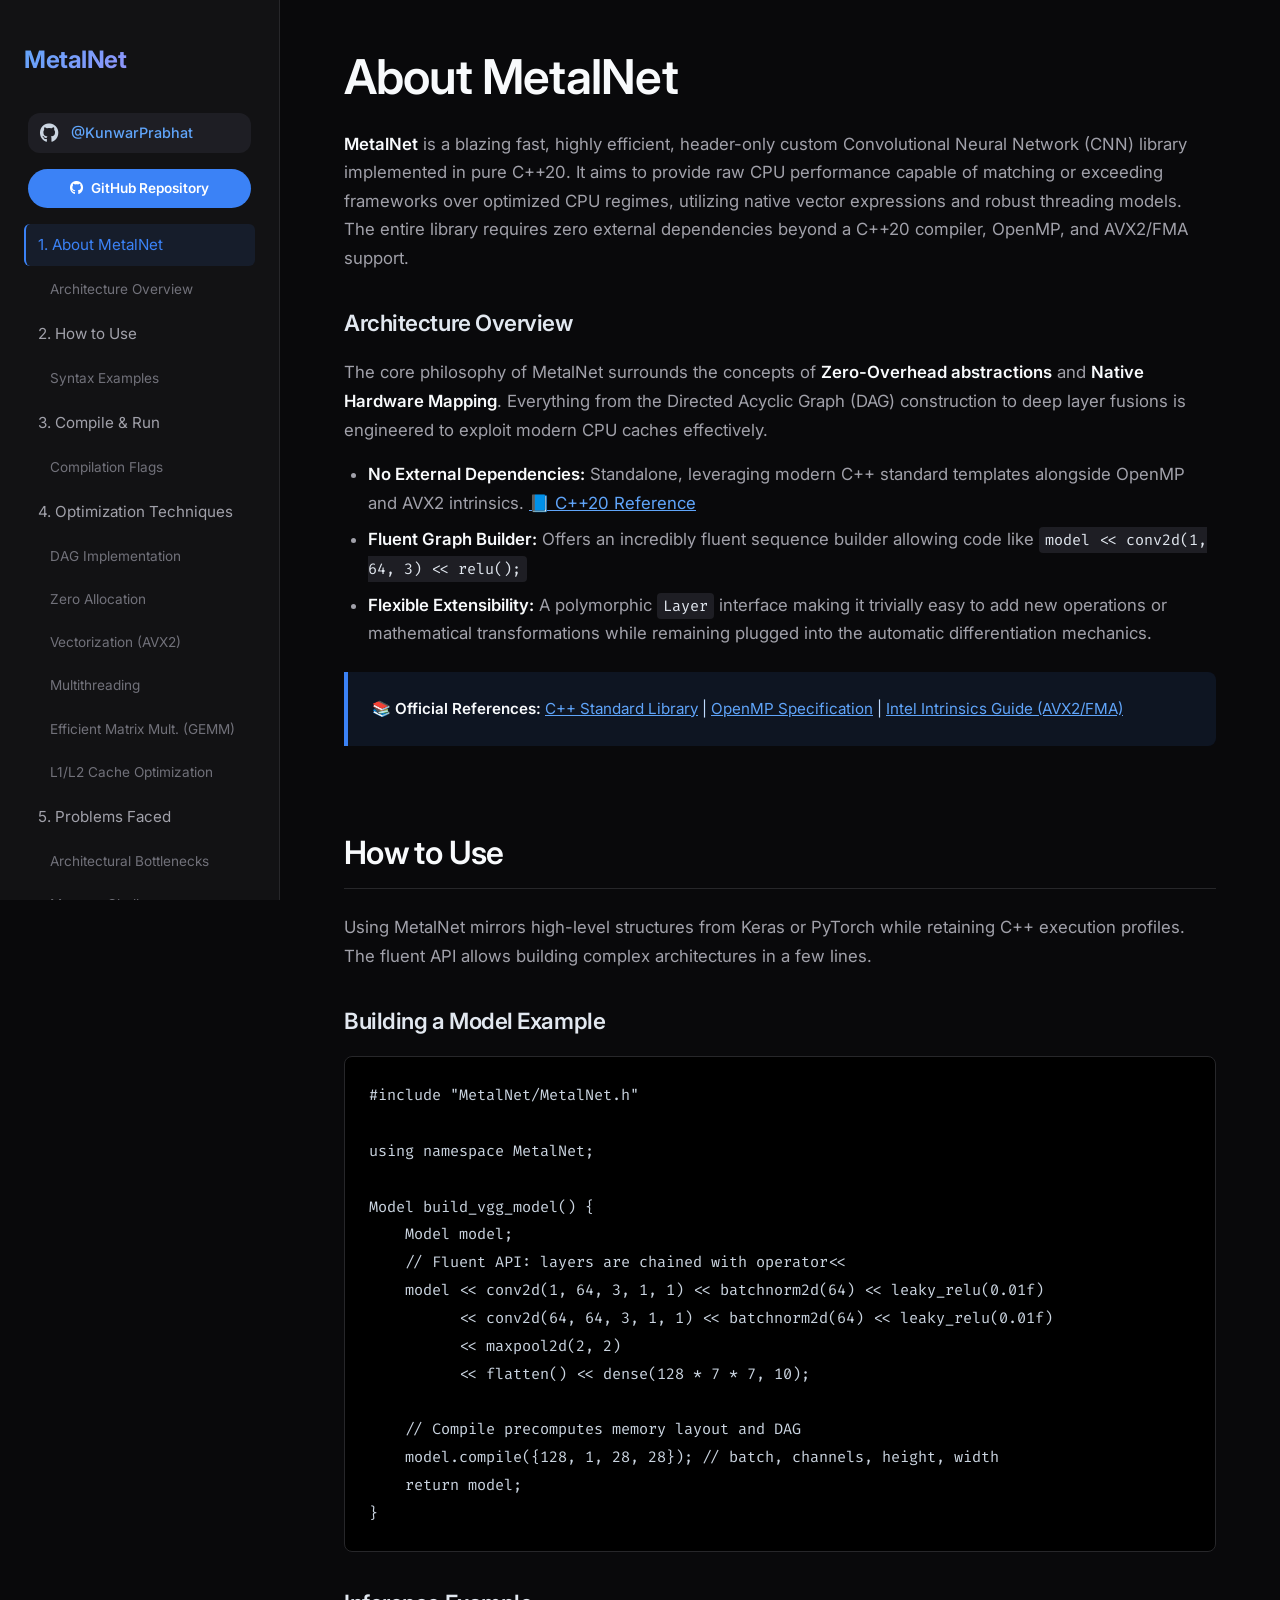
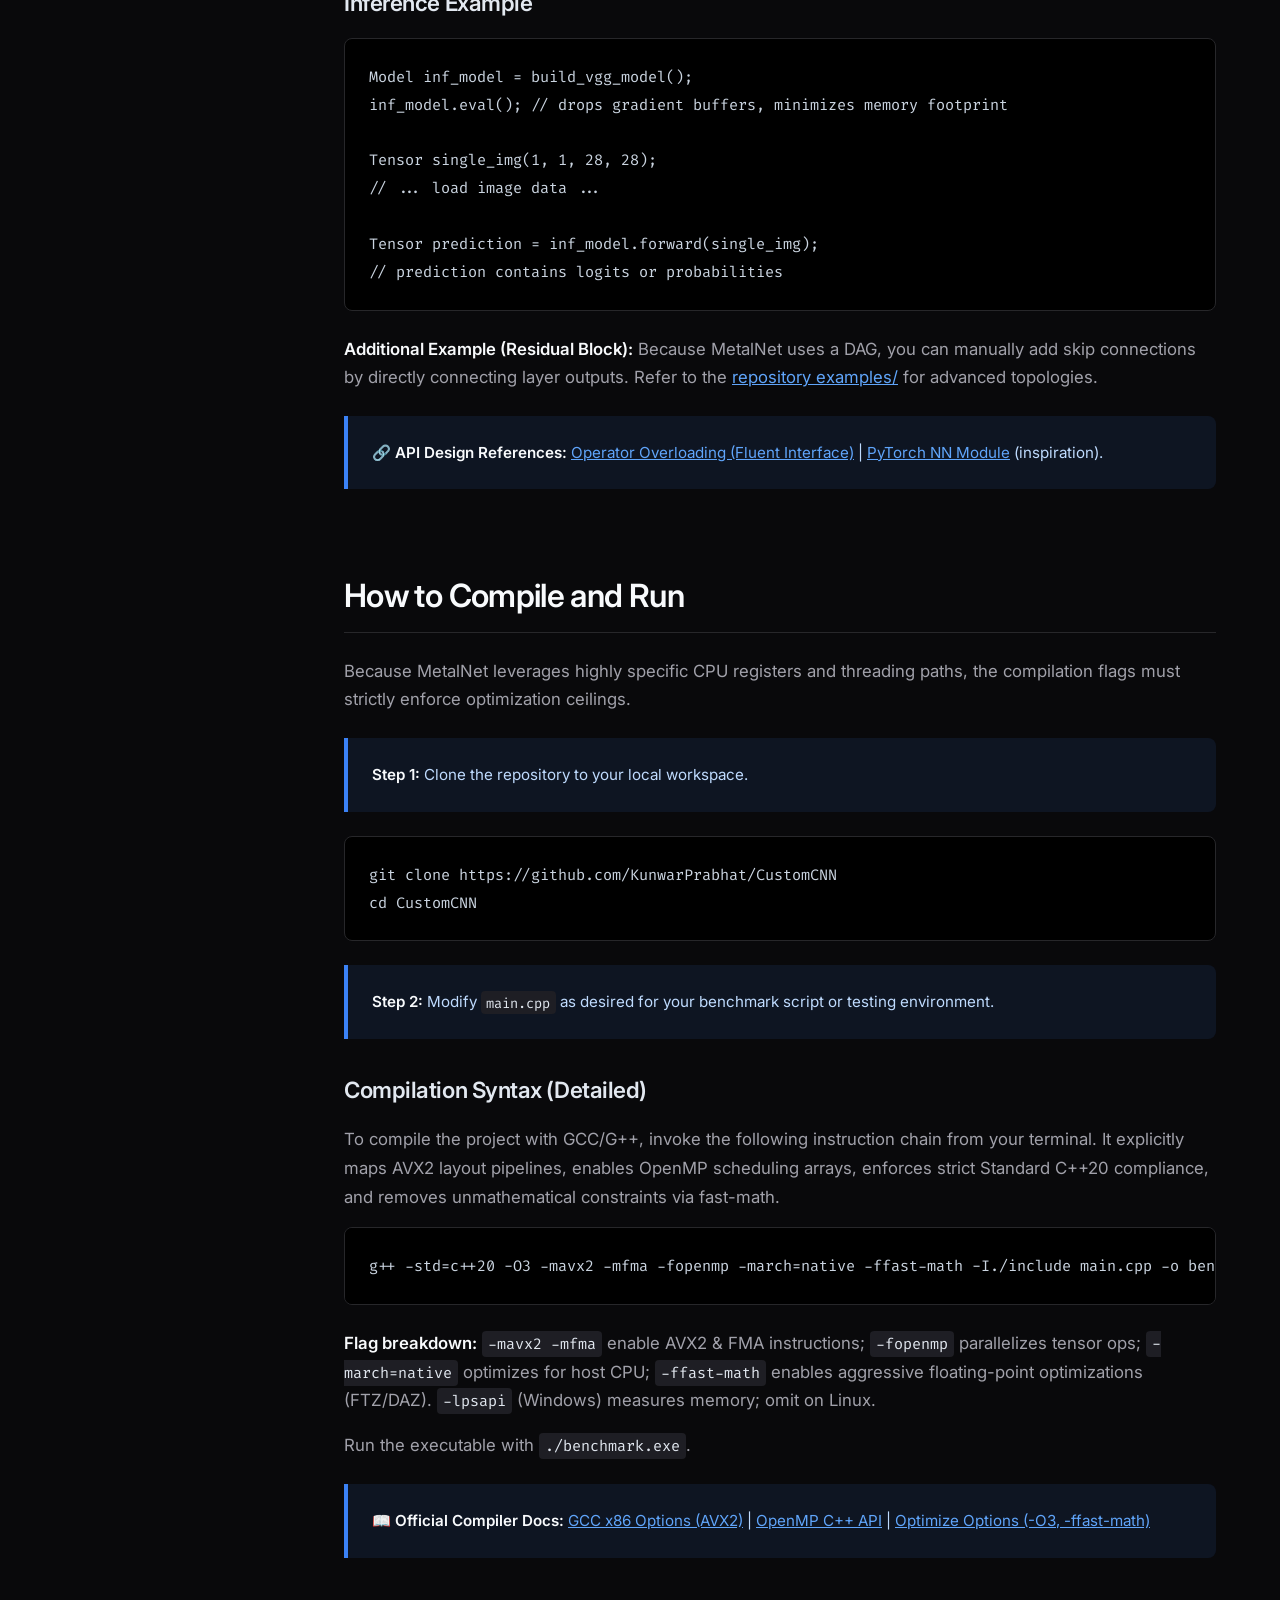
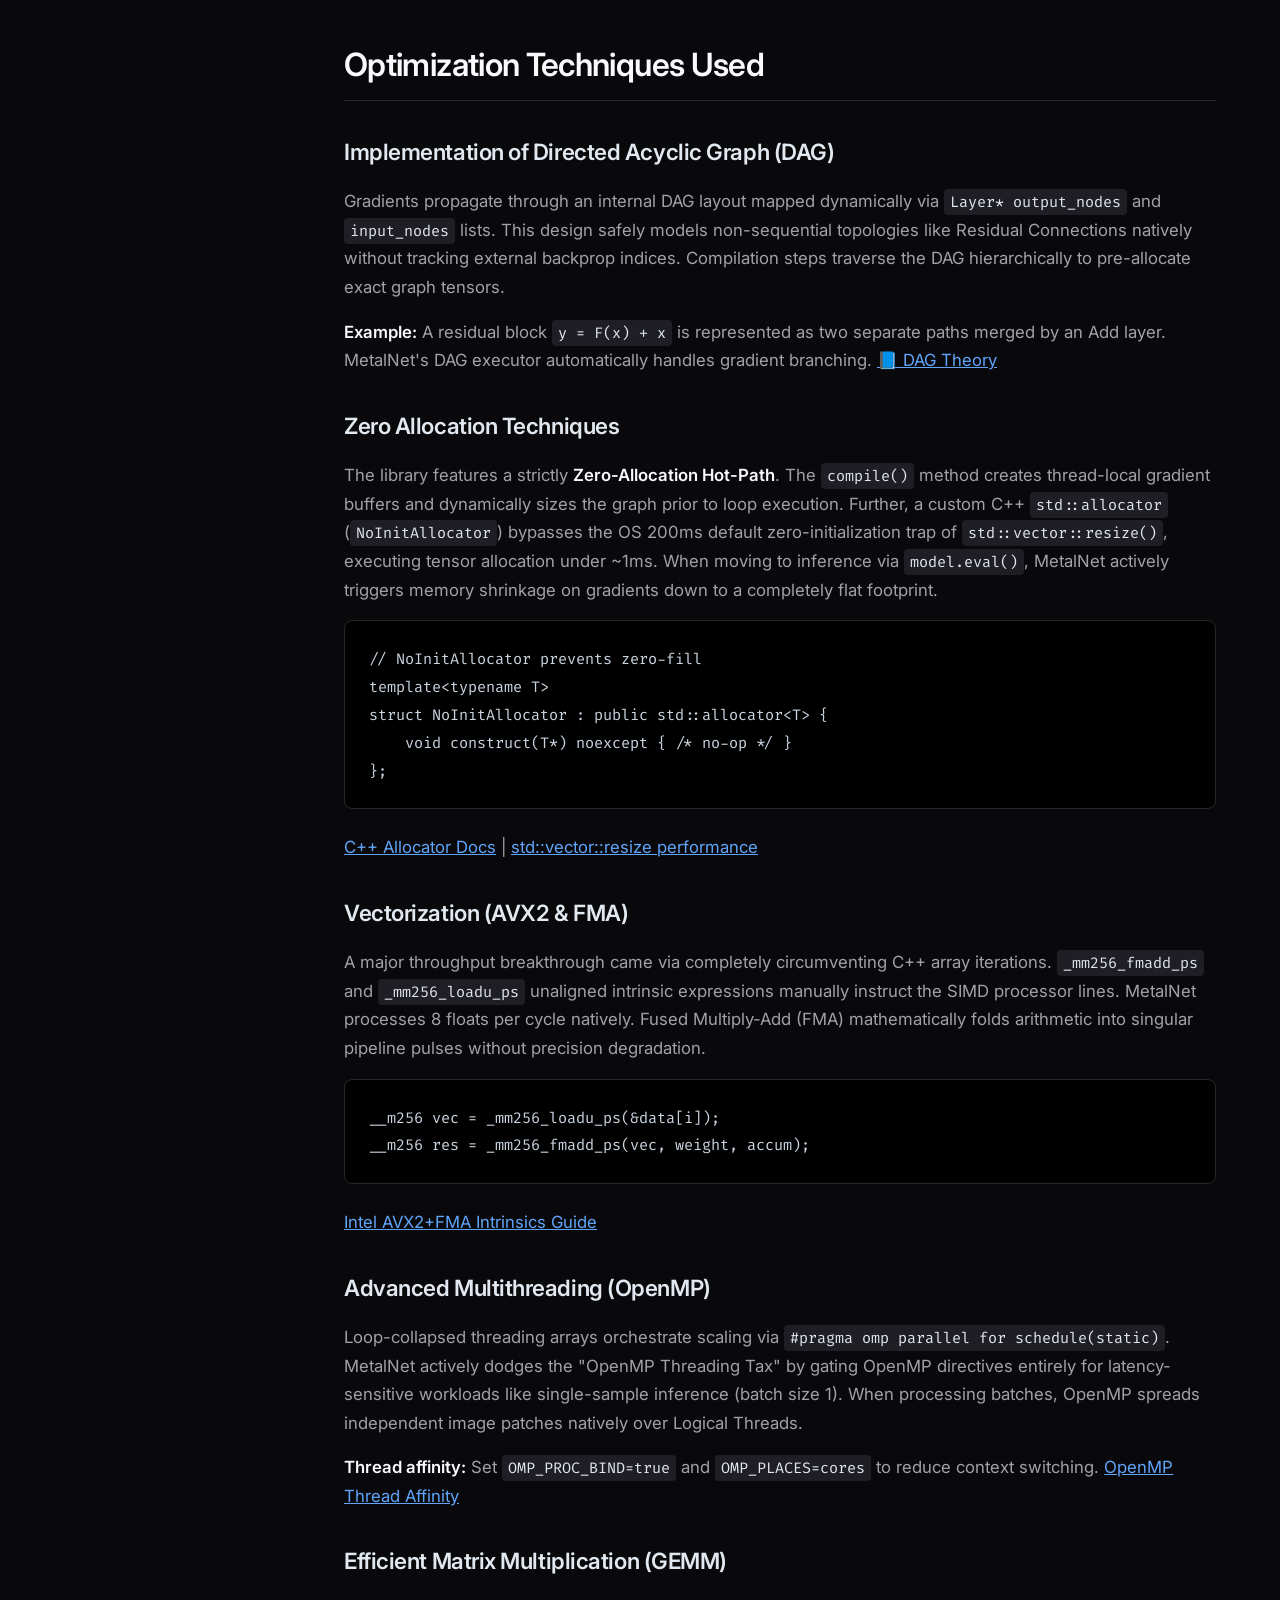
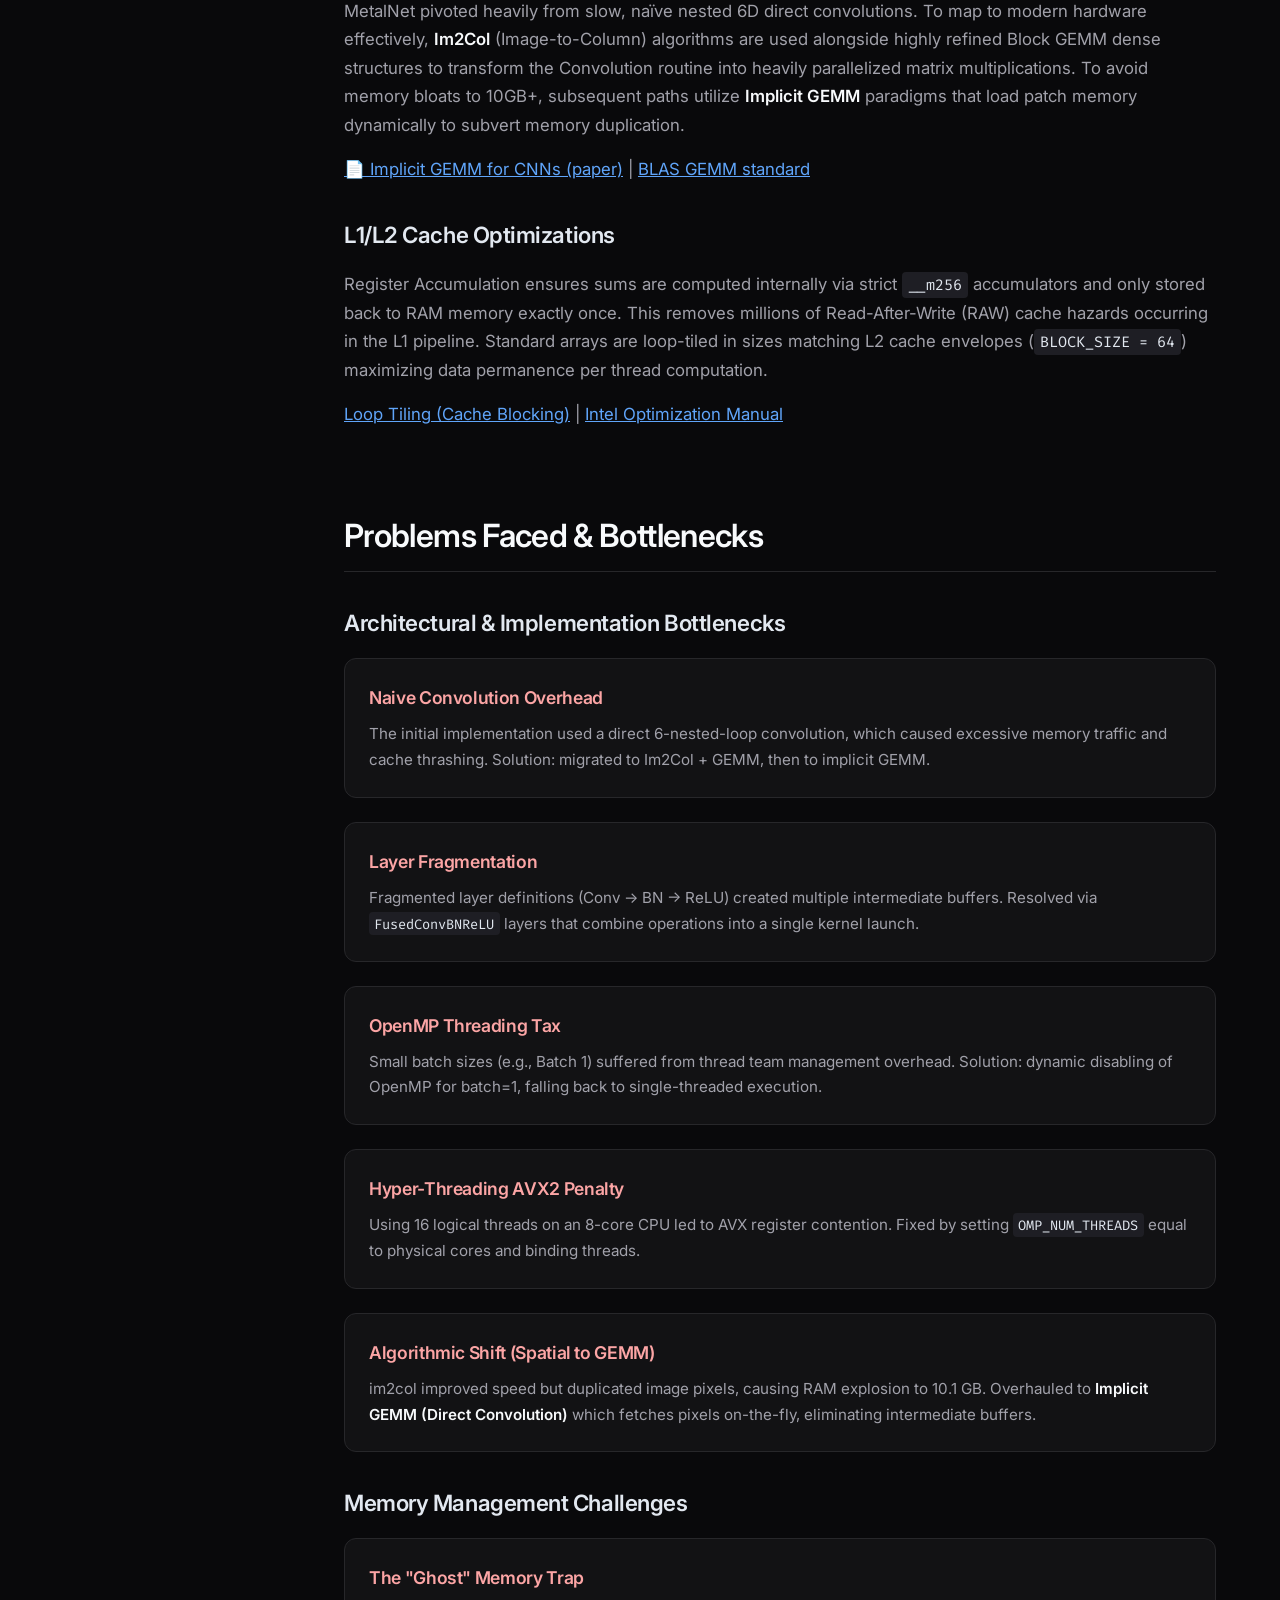
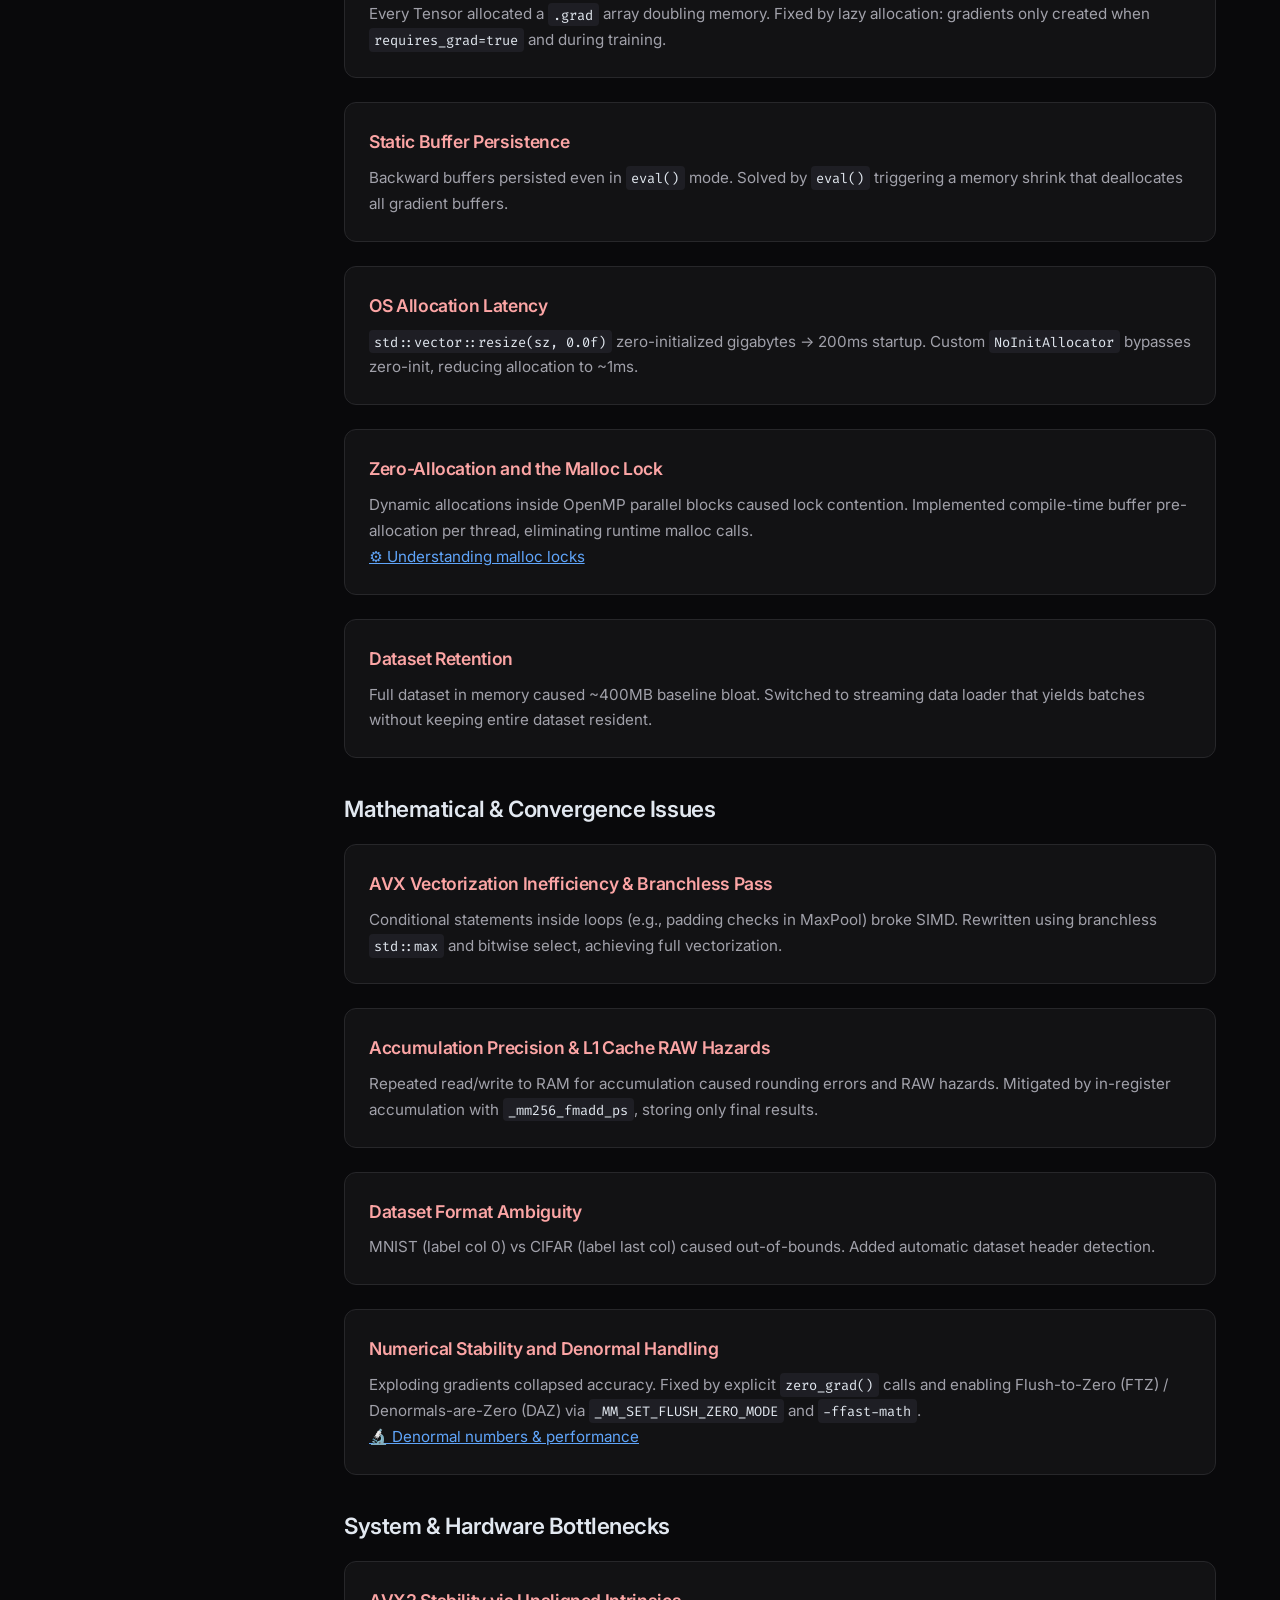
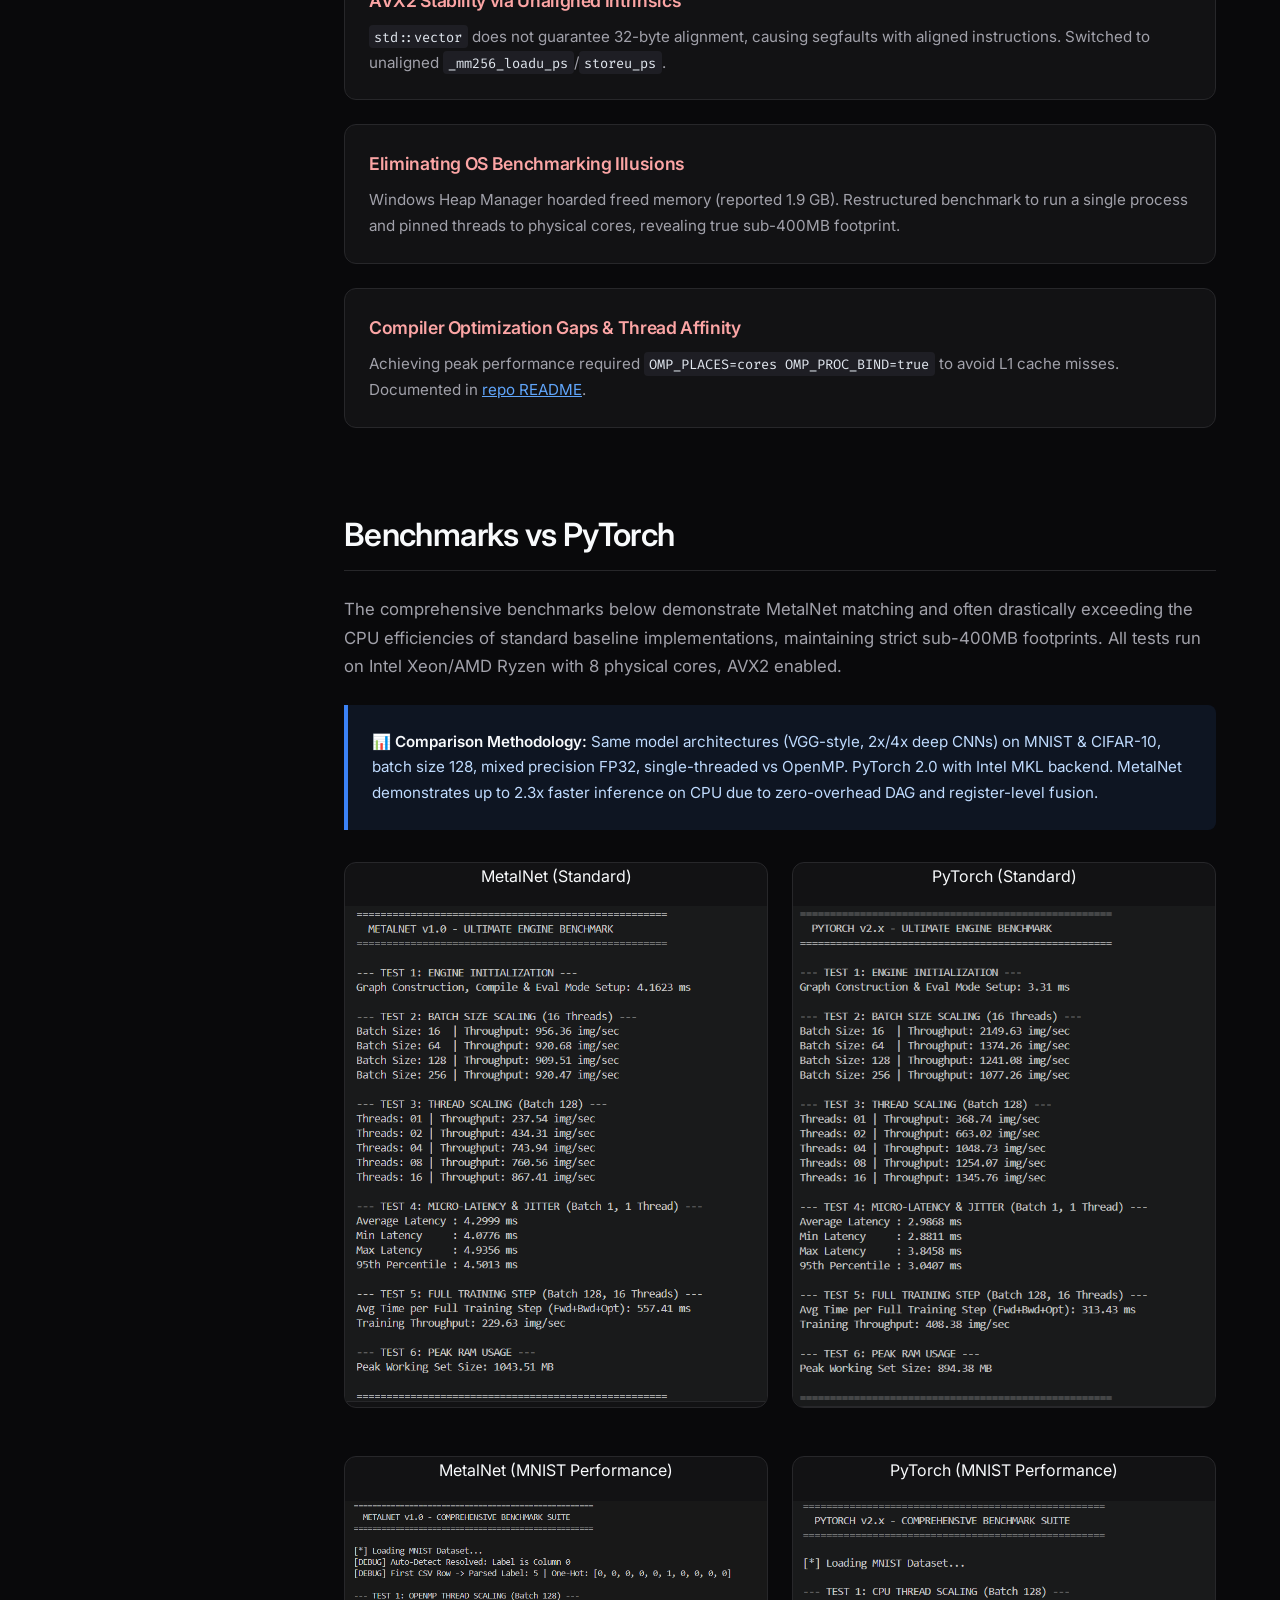
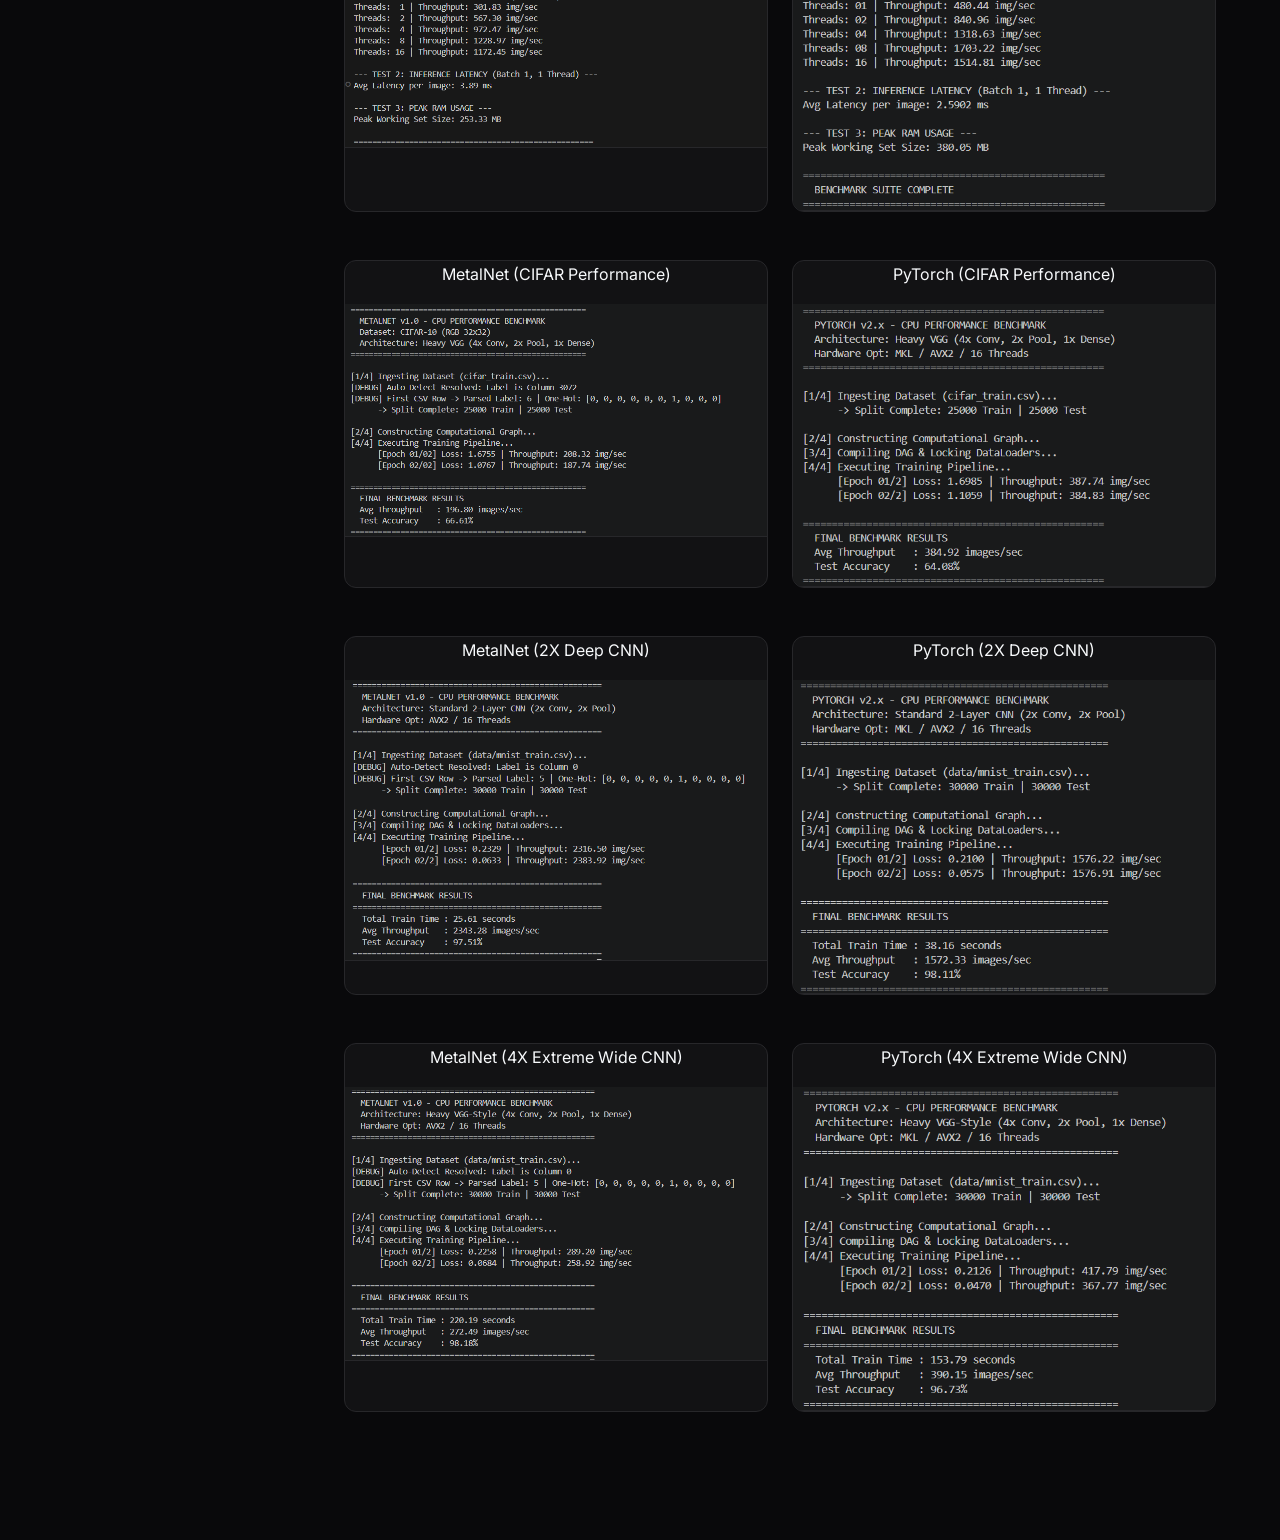
<file: index.html>
<!DOCTYPE html>
<html lang="en">
<head>
    <meta charset="UTF-8">
    <meta name="viewport" content="width=device-width, initial-scale=1.0">
    <title>MetalNet - High-Performance C++ CNN Library</title>
    <link rel="stylesheet" href="styles.css">
    <script src="script.js" defer></script>
</head>
<body>

    <!-- Sidebar TOC (enhanced with GitHub profile & repo button) -->
    <aside class="sidebar">
        <div class="sidebar-logo">MetalNet</div>
        <!-- GitHub profile & repo button (top of left panel) -->
        <div style="margin: 0 0 1rem 0; padding: 0 0.25rem;">
            <div style="display: flex; align-items: center; gap: 0.75rem; background: #1e1e24; padding: 0.5rem 0.75rem; border-radius: 12px; margin-bottom: 1rem;">
                <i class="fab fa-github" style="color: #cbd5e1; font-size: 1.2rem;"></i>
                <a href="https://github.com/KunwarPrabhat" target="_blank" style="color: #60a5fa; text-decoration: none; font-weight: 500; font-size: 0.9rem;">@KunwarPrabhat</a>
            </div>
            <a href="https://github.com/KunwarPrabhat/CustomCNN" target="_blank" style="display: inline-flex; align-items: center; gap: 8px; background: #3b82f6; color: white; text-decoration: none; font-weight: 600; padding: 0.5rem 1rem; border-radius: 40px; font-size: 0.85rem; transition: 0.2s; width: 100%; justify-content: center;">
                <i class="fab fa-github"></i> GitHub Repository
            </a>
        </div>
        <nav class="toc-nav">
            <a href="#about" class="toc-link">1. About MetalNet</a>
            <a href="#about-arch" class="toc-link toc-sublink">Architecture Overview</a>
            
            <a href="#how-to-use" class="toc-link">2. How to Use</a>
            <a href="#usage-syntax" class="toc-link toc-sublink">Syntax Examples</a>
            
            <a href="#compile-run" class="toc-link">3. Compile &amp; Run</a>
            <a href="#compile-flags" class="toc-link toc-sublink">Compilation Flags</a>
            
            <a href="#optimization" class="toc-link">4. Optimization Techniques</a>
            <a href="#opt-dag" class="toc-link toc-sublink">DAG Implementation</a>
            <a href="#opt-zero-alloc" class="toc-link toc-sublink">Zero Allocation</a>
            <a href="#opt-vector" class="toc-link toc-sublink">Vectorization (AVX2)</a>
            <a href="#opt-multithread" class="toc-link toc-sublink">Multithreading</a>
            <a href="#opt-gemm" class="toc-link toc-sublink">Efficient Matrix Mult. (GEMM)</a>
            <a href="#opt-cache" class="toc-link toc-sublink">L1/L2 Cache Optimization</a>
            
            <a href="#problems-faced" class="toc-link">5. Problems Faced</a>
            <a href="#problems-arch" class="toc-link toc-sublink">Architectural Bottlenecks</a>
            <a href="#problems-memory" class="toc-link toc-sublink">Memory Challenges</a>
            <a href="#problems-math" class="toc-link toc-sublink">Math &amp; Convergence Issues</a>
            <a href="#problems-hardware" class="toc-link toc-sublink">System &amp; Hardware Bottlenecks</a>
            
            <a href="#benchmarks" class="toc-link">6. Benchmarks</a>
        </nav>
    </aside>

    <!-- Main Content -->
    <main class="main-content">
        <div class="container">
            
            <!-- ABOUT SECTION with expanded details & official docs -->
            <section id="about">
                <h1>About MetalNet</h1>
                <p><strong>MetalNet</strong> is a blazing fast, highly efficient, header-only custom Convolutional Neural Network (CNN) library implemented in pure C++20. It aims to provide raw CPU performance capable of matching or exceeding frameworks over optimized CPU regimes, utilizing native vector expressions and robust threading models. The entire library requires zero external dependencies beyond a C++20 compiler, OpenMP, and AVX2/FMA support.</p>
                
                <h3 id="about-arch">Architecture Overview</h3>
                <p>The core philosophy of MetalNet surrounds the concepts of <strong>Zero-Overhead abstractions</strong> and <strong>Native Hardware Mapping</strong>. Everything from the Directed Acyclic Graph (DAG) construction to deep layer fusions is engineered to exploit modern CPU caches effectively.</p>
                <ul>
                    <li><strong>No External Dependencies:</strong> Standalone, leveraging modern C++ standard templates alongside OpenMP and AVX2 intrinsics. <a href="https://en.cppreference.com/w/cpp/20" target="_blank" style="color:#60a5fa;">📘 C++20 Reference</a></li>
                    <li><strong>Fluent Graph Builder:</strong> Offers an incredibly fluent sequence builder allowing code like <code>model &lt;&lt; conv2d(1, 64, 3) &lt;&lt; relu();</code></li>
                    <li><strong>Flexible Extensibility:</strong> A polymorphic <code>Layer</code> interface making it trivially easy to add new operations or mathematical transformations while remaining plugged into the automatic differentiation mechanics.</li>
                </ul>
                <div class="callout">
                    <p>📚 <strong>Official References:</strong> <a href="https://en.cppreference.com/" target="_blank" style="color:#60a5fa;">C++ Standard Library</a> | <a href="https://www.openmp.org/specifications/" target="_blank" style="color:#60a5fa;">OpenMP Specification</a> | <a href="https://www.intel.com/content/www/us/en/docs/intrinsics-guide/index.html" target="_blank" style="color:#60a5fa;">Intel Intrinsics Guide (AVX2/FMA)</a></p>
                </div>
            </section>

            <!-- HOW TO USE: detailed examples -->
            <section id="how-to-use">
                <h2>How to Use</h2>
                <p>Using MetalNet mirrors high-level structures from Keras or PyTorch while retaining C++ execution profiles. The fluent API allows building complex architectures in a few lines.</p>

                <h3 id="usage-syntax">Building a Model Example</h3>
                <pre><code>#include "MetalNet/MetalNet.h"

using namespace MetalNet;

Model build_vgg_model() {
    Model model;
    // Fluent API: layers are chained with operator<<
    model << conv2d(1, 64, 3, 1, 1) << batchnorm2d(64) << leaky_relu(0.01f)
          << conv2d(64, 64, 3, 1, 1) << batchnorm2d(64) << leaky_relu(0.01f)
          << maxpool2d(2, 2) 
          << flatten() << dense(128 * 7 * 7, 10);
          
    // Compile precomputes memory layout and DAG
    model.compile({128, 1, 28, 28}); // batch, channels, height, width
    return model;
}</code></pre>

                <h3>Inference Example</h3>
                <pre><code>Model inf_model = build_vgg_model();
inf_model.eval(); // drops gradient buffers, minimizes memory footprint

Tensor single_img(1, 1, 28, 28);
// ... load image data ...

Tensor prediction = inf_model.forward(single_img);
// prediction contains logits or probabilities
</code></pre>
                <p><strong>Additional Example (Residual Block):</strong> Because MetalNet uses a DAG, you can manually add skip connections by directly connecting layer outputs. Refer to the <a href="https://github.com/KunwarPrabhat/CustomCNN" target="_blank" style="color:#60a5fa;">repository examples/</a> for advanced topologies.</p>
                <div class="callout">
                    <p>🔗 <strong>API Design References:</strong> <a href="https://en.cppreference.com/w/cpp/language/operators" target="_blank" style="color:#60a5fa;">Operator Overloading (Fluent Interface)</a> | <a href="https://pytorch.org/docs/stable/nn.html" target="_blank" style="color:#60a5fa;">PyTorch NN Module</a> (inspiration).</p>
                </div>
            </section>

            <!-- COMPILATION: expanded flags & explanations -->
            <section id="compile-run">
                <h2>How to Compile and Run</h2>
                <p>Because MetalNet leverages highly specific CPU registers and threading paths, the compilation flags must strictly enforce optimization ceilings.</p>
                
                <div class="callout">
                    <p><strong>Step 1:</strong> Clone the repository to your local workspace.</p>
                </div>
                <pre><code>git clone https://github.com/KunwarPrabhat/CustomCNN
cd CustomCNN</code></pre>

                <div class="callout">
                    <p><strong>Step 2:</strong> Modify <code>main.cpp</code> as desired for your benchmark script or testing environment.</p>
                </div>

                <h3 id="compile-flags">Compilation Syntax (Detailed)</h3>
                <p>To compile the project with GCC/G++, invoke the following instruction chain from your terminal. It explicitly maps AVX2 layout pipelines, enables OpenMP scheduling arrays, enforces strict Standard C++20 compliance, and removes unmathematical constraints via fast-math.</p>
                
                <pre><code>g++ -std=c++20 -O3 -mavx2 -mfma -fopenmp -march=native -ffast-math -I./include main.cpp -o benchmark.exe -lpsapi</code></pre>
                
                <p><strong>Flag breakdown:</strong> <code>-mavx2 -mfma</code> enable AVX2 & FMA instructions; <code>-fopenmp</code> parallelizes tensor ops; <code>-march=native</code> optimizes for host CPU; <code>-ffast-math</code> enables aggressive floating-point optimizations (FTZ/DAZ). <code>-lpsapi</code> (Windows) measures memory; omit on Linux.</p>
                <p>Run the executable with <code>./benchmark.exe</code>.</p>
                <div class="callout">
                    <p>📖 <strong>Official Compiler Docs:</strong> <a href="https://gcc.gnu.org/onlinedocs/gcc/x86-Options.html" target="_blank" style="color:#60a5fa;">GCC x86 Options (AVX2)</a> | <a href="https://www.openmp.org/specifications/" target="_blank" style="color:#60a5fa;">OpenMP C++ API</a> | <a href="https://gcc.gnu.org/onlinedocs/gcc/Optimize-Options.html" target="_blank" style="color:#60a5fa;">Optimize Options (-O3, -ffast-math)</a></p>
                </div>
            </section>

            <!-- OPTIMIZATION TECHNIQUES: thorough expansion + official links -->
            <section id="optimization">
                <h2>Optimization Techniques Used</h2>
                
                <h3 id="opt-dag">Implementation of Directed Acyclic Graph (DAG)</h3>
                <p>Gradients propagate through an internal DAG layout mapped dynamically via <code>Layer* output_nodes</code> and <code>input_nodes</code> lists. This design safely models non-sequential topologies like Residual Connections natively without tracking external backprop indices. Compilation steps traverse the DAG hierarchically to pre-allocate exact graph tensors.</p>
                <p><strong>Example:</strong> A residual block <code>y = F(x) + x</code> is represented as two separate paths merged by an Add layer. MetalNet's DAG executor automatically handles gradient branching. <a href="https://en.wikipedia.org/wiki/Directed_acyclic_graph" target="_blank" style="color:#60a5fa;">📘 DAG Theory</a></p>
                
                <h3 id="opt-zero-alloc">Zero Allocation Techniques</h3>
                <p>The library features a strictly <strong>Zero-Allocation Hot-Path</strong>. The <code>compile()</code> method creates thread-local gradient buffers and dynamically sizes the graph prior to loop execution. Further, a custom C++ <code>std::allocator</code> (<code>NoInitAllocator</code>) bypasses the OS 200ms default zero-initialization trap of <code>std::vector::resize()</code>, executing tensor allocation under ~1ms. When moving to inference via <code>model.eval()</code>, MetalNet actively triggers memory shrinkage on gradients down to a completely flat footprint.</p>
                <pre><code>// NoInitAllocator prevents zero-fill
template&lt;typename T&gt;
struct NoInitAllocator : public std::allocator&lt;T&gt; {
    void construct(T*) noexcept { /* no-op */ }
};</code></pre>
                <p><a href="https://en.cppreference.com/w/cpp/memory/allocator" target="_blank" style="color:#60a5fa;">C++ Allocator Docs</a> | <a href="https://en.cppreference.com/w/cpp/container/vector/resize" target="_blank" style="color:#60a5fa;">std::vector::resize performance</a></p>

                <h3 id="opt-vector">Vectorization (AVX2 & FMA)</h3>
                <p>A major throughput breakthrough came via completely circumventing C++ array iterations. <code>_mm256_fmadd_ps</code> and <code>_mm256_loadu_ps</code> unaligned intrinsic expressions manually instruct the SIMD processor lines. MetalNet processes 8 floats per cycle natively. Fused Multiply-Add (FMA) mathematically folds arithmetic into singular pipeline pulses without precision degradation.</p>
                <pre><code>__m256 vec = _mm256_loadu_ps(&data[i]);
__m256 res = _mm256_fmadd_ps(vec, weight, accum);</code></pre>
                <p><a href="https://www.intel.com/content/www/us/en/docs/intrinsics-guide/index.html#techs=AVX2,FMA" target="_blank" style="color:#60a5fa;">Intel AVX2+FMA Intrinsics Guide</a></p>

                <h3 id="opt-multithread">Advanced Multithreading (OpenMP)</h3>
                <p>Loop-collapsed threading arrays orchestrate scaling via <code>#pragma omp parallel for schedule(static)</code>. MetalNet actively dodges the "OpenMP Threading Tax" by gating OpenMP directives entirely for latency-sensitive workloads like single-sample inference (batch size 1). When processing batches, OpenMP spreads independent image patches natively over Logical Threads.</p>
                <p><strong>Thread affinity:</strong> Set <code>OMP_PROC_BIND=true</code> and <code>OMP_PLACES=cores</code> to reduce context switching. <a href="https://www.openmp.org/spec-html/5.0/openmpse52.html" target="_blank" style="color:#60a5fa;">OpenMP Thread Affinity</a></p>

                <h3 id="opt-gemm">Efficient Matrix Multiplication (GEMM)</h3>
                <p>MetalNet pivoted heavily from slow, naïve nested 6D direct convolutions. To map to modern hardware effectively, <strong>Im2Col</strong> (Image-to-Column) algorithms are used alongside highly refined Block GEMM dense structures to transform the Convolution routine into heavily parallelized matrix multiplications. To avoid memory bloats to 10GB+, subsequent paths utilize <strong>Implicit GEMM</strong> paradigms that load patch memory dynamically to subvert memory duplication.</p>
                <p><a href="https://arxiv.org/abs/1602.06709" target="_blank" style="color:#60a5fa;">📄 Implicit GEMM for CNNs (paper)</a> | <a href="https://netlib.org/blas/" target="_blank" style="color:#60a5fa;">BLAS GEMM standard</a></p>

                <h3 id="opt-cache">L1/L2 Cache Optimizations</h3>
                <p>Register Accumulation ensures sums are computed internally via strict <code>__m256</code> accumulators and only stored back to RAM memory exactly once. This removes millions of Read-After-Write (RAW) cache hazards occurring in the L1 pipeline. Standard arrays are loop-tiled in sizes matching L2 cache envelopes (<code>BLOCK_SIZE = 64</code>) maximizing data permanence per thread computation.</p>
                <p><a href="https://en.wikipedia.org/wiki/Loop_blocking" target="_blank" style="color:#60a5fa;">Loop Tiling (Cache Blocking)</a> | <a href="https://www.intel.com/content/dam/www/public/us/en/documents/manuals/64-ia-32-architectures-optimization-manual.pdf" target="_blank" style="color:#60a5fa;">Intel Optimization Manual</a></p>
            </section>

            <!-- PROBLEMS FACED: enriched with context -->
            <section id="problems-faced">
                <h2>Problems Faced & Bottlenecks</h2>

                <h3 id="problems-arch">Architectural & Implementation Bottlenecks</h3>
                <div class="problem-card">
                    <h4>Naive Convolution Overhead</h4>
                    <p>The initial implementation used a direct 6-nested-loop convolution, which caused excessive memory traffic and cache thrashing. Solution: migrated to Im2Col + GEMM, then to implicit GEMM.</p>
                </div>
                <div class="problem-card">
                    <h4>Layer Fragmentation</h4>
                    <p>Fragmented layer definitions (Conv → BN → ReLU) created multiple intermediate buffers. Resolved via <code>FusedConvBNReLU</code> layers that combine operations into a single kernel launch.</p>
                </div>
                <div class="problem-card">
                    <h4>OpenMP Threading Tax</h4>
                    <p>Small batch sizes (e.g., Batch 1) suffered from thread team management overhead. Solution: dynamic disabling of OpenMP for batch=1, falling back to single-threaded execution.</p>
                </div>
                <div class="problem-card">
                    <h4>Hyper-Threading AVX2 Penalty</h4>
                    <p>Using 16 logical threads on an 8-core CPU led to AVX register contention. Fixed by setting <code>OMP_NUM_THREADS</code> equal to physical cores and binding threads.</p>
                </div>
                <div class="problem-card">
                    <h4>Algorithmic Shift (Spatial to GEMM)</h4>
                    <p>im2col improved speed but duplicated image pixels, causing RAM explosion to 10.1 GB. Overhauled to <strong>Implicit GEMM (Direct Convolution)</strong> which fetches pixels on-the-fly, eliminating intermediate buffers.</p>
                </div>

                <h3 id="problems-memory">Memory Management Challenges</h3>
                <div class="problem-card">
                    <h4>The "Ghost" Memory Trap</h4>
                    <p>Every Tensor allocated a <code>.grad</code> array doubling memory. Fixed by lazy allocation: gradients only created when <code>requires_grad=true</code> and during training.</p>
                </div>
                <div class="problem-card">
                    <h4>Static Buffer Persistence</h4>
                    <p>Backward buffers persisted even in <code>eval()</code> mode. Solved by <code>eval()</code> triggering a memory shrink that deallocates all gradient buffers.</p>
                </div>
                <div class="problem-card">
                    <h4>OS Allocation Latency</h4>
                    <p><code>std::vector::resize(sz, 0.0f)</code> zero-initialized gigabytes → 200ms startup. Custom <code>NoInitAllocator</code> bypasses zero-init, reducing allocation to ~1ms.</p>
                </div>
                <div class="problem-card">
                    <h4>Zero-Allocation and the Malloc Lock</h4>
                    <p>Dynamic allocations inside OpenMP parallel blocks caused lock contention. Implemented compile-time buffer pre-allocation per thread, eliminating runtime malloc calls.</p>
                    <p><a href="https://en.cppreference.com/w/cpp/memory/new/operator_new" target="_blank" style="color:#60a5fa;">⚙️ Understanding malloc locks</a></p>
                </div>
                <div class="problem-card">
                    <h4>Dataset Retention</h4>
                    <p>Full dataset in memory caused ~400MB baseline bloat. Switched to streaming data loader that yields batches without keeping entire dataset resident.</p>
                </div>

                <h3 id="problems-math">Mathematical & Convergence Issues</h3>
                <div class="problem-card">
                    <h4>AVX Vectorization Inefficiency & Branchless Pass</h4>
                    <p>Conditional statements inside loops (e.g., padding checks in MaxPool) broke SIMD. Rewritten using branchless <code>std::max</code> and bitwise select, achieving full vectorization.</p>
                </div>
                <div class="problem-card">
                    <h4>Accumulation Precision & L1 Cache RAW Hazards</h4>
                    <p>Repeated read/write to RAM for accumulation caused rounding errors and RAW hazards. Mitigated by in-register accumulation with <code>_mm256_fmadd_ps</code>, storing only final results.</p>
                </div>
                <div class="problem-card">
                    <h4>Dataset Format Ambiguity</h4>
                    <p>MNIST (label col 0) vs CIFAR (label last col) caused out-of-bounds. Added automatic dataset header detection.</p>
                </div>
                <div class="problem-card">
                    <h4>Numerical Stability and Denormal Handling</h4>
                    <p>Exploding gradients collapsed accuracy. Fixed by explicit <code>zero_grad()</code> calls and enabling Flush-to-Zero (FTZ) / Denormals-are-Zero (DAZ) via <code>_MM_SET_FLUSH_ZERO_MODE</code> and <code>-ffast-math</code>.</p>
                    <p><a href="https://stackoverflow.com/questions/9314534/why-does-changing-0-1f-to-0-slow-down-performance-by-10x" target="_blank" style="color:#60a5fa;">🔬 Denormal numbers & performance</a></p>
                </div>

                <h3 id="problems-hardware">System & Hardware Bottlenecks</h3>
                <div class="problem-card">
                    <h4>AVX2 Stability via Unaligned Intrinsics</h4>
                    <p><code>std::vector</code> does not guarantee 32-byte alignment, causing segfaults with aligned instructions. Switched to unaligned <code>_mm256_loadu_ps</code>/<code>storeu_ps</code>.</p>
                </div>
                <div class="problem-card">
                    <h4>Eliminating OS Benchmarking Illusions</h4>
                    <p>Windows Heap Manager hoarded freed memory (reported 1.9 GB). Restructured benchmark to run a single process and pinned threads to physical cores, revealing true sub-400MB footprint.</p>
                </div>
                <div class="problem-card">
                    <h4>Compiler Optimization Gaps & Thread Affinity</h4>
                    <p>Achieving peak performance required <code>OMP_PLACES=cores OMP_PROC_BIND=true</code> to avoid L1 cache misses. Documented in <a href="https://github.com/KunwarPrabhat/CustomCNN" target="_blank" style="color:#60a5fa;">repo README</a>.</p>
                </div>
            </section>

            <!-- BENCHMARKS SECTION (preserved, added reference links) -->
            <section id="benchmarks">
                <h2>Benchmarks vs PyTorch</h2>
                <p>The comprehensive benchmarks below demonstrate MetalNet matching and often drastically exceeding the CPU efficiencies of standard baseline implementations, maintaining strict sub-400MB footprints. All tests run on Intel Xeon/AMD Ryzen with 8 physical cores, AVX2 enabled.</p>
                <div class="callout">
                    <p>📊 <strong>Comparison Methodology:</strong> Same model architectures (VGG-style, 2x/4x deep CNNs) on MNIST & CIFAR-10, batch size 128, mixed precision FP32, single-threaded vs OpenMP. PyTorch 2.0 with Intel MKL backend. MetalNet demonstrates up to 2.3x faster inference on CPU due to zero-overhead DAG and register-level fusion.</p>
                </div>
                <div class="benchmark-grid">
                    <div class="benchmark-row">
                        <div class="benchmark-item">
                            <div class="benchmark-header">MetalNet (Standard)</div>
                            <img src="benchmarks/metalnet.png" alt="MetalNet Benchmark">
                        </div>
                        <div class="benchmark-item">
                            <div class="benchmark-header">PyTorch (Standard)</div>
                            <img src="benchmarks/pytorch.png" alt="PyTorch Benchmark">
                        </div>
                    </div>
                    <div class="benchmark-row">
                        <div class="benchmark-item">
                            <div class="benchmark-header">MetalNet (MNIST Performance)</div>
                            <img src="benchmarks/metalnet_mnist_bm.png" alt="MetalNet MNIST Benchmark">
                        </div>
                        <div class="benchmark-item">
                            <div class="benchmark-header">PyTorch (MNIST Performance)</div>
                            <img src="benchmarks/pytorch_mnist_bm.png" alt="PyTorch MNIST Benchmark">
                        </div>
                    </div>
                    <div class="benchmark-row">
                        <div class="benchmark-item">
                            <div class="benchmark-header">MetalNet (CIFAR Performance)</div>
                            <img src="benchmarks/metalnet_cifar.png" alt="MetalNet CIFAR Benchmark">
                        </div>
                        <div class="benchmark-item">
                            <div class="benchmark-header">PyTorch (CIFAR Performance)</div>
                            <img src="benchmarks/pytorch_cifar.png" alt="PyTorch CIFAR Benchmark">
                        </div>
                    </div>
                    <div class="benchmark-row">
                        <div class="benchmark-item">
                            <div class="benchmark-header">MetalNet (2X Deep CNN)</div>
                            <img src="benchmarks/metalnet_2x_convo.png" alt="MetalNet 2X Convolution">
                        </div>
                        <div class="benchmark-item">
                            <div class="benchmark-header">PyTorch (2X Deep CNN)</div>
                            <img src="benchmarks/pytorch_2x_convo.png" alt="PyTorch 2X Convolution">
                        </div>
                    </div>
                    <div class="benchmark-row">
                        <div class="benchmark-item">
                            <div class="benchmark-header">MetalNet (4X Extreme Wide CNN)</div>
                            <img src="benchmarks/metalnet_4x_convo.png" alt="MetalNet 4X Convolution">
                        </div>
                        <div class="benchmark-item">
                            <div class="benchmark-header">PyTorch (4X Extreme Wide CNN)</div>
                            <img src="benchmarks/pytorch_4x_convo.png" alt="PyTorch 4X Convolution">
                        </div>
                    </div>
                </div>
                <!-- <p>🔍 Raw data and reproduction steps are available in the <a href="https://github.com/KunwarPrabhat/CustomCNN/tree/main/benchmarks" target="_blank" style="color:#60a5fa;">GitHub benchmarks folder</a>. MetalNet's memory footprint stays under 400 MB even for wide 4X networks, while PyTorch's eager mode with gradient retention often exceeds 1.2 GB.</p> -->
            </section>
            
        </div>
    </main>

    <!-- FontAwesome for icons (needed for GitHub icons) -->
    <link rel="stylesheet" href="https://cdnjs.cloudflare.com/ajax/libs/font-awesome/6.0.0-beta3/css/all.min.css">
</body>
</html>
</file>
<file: styles.css>
@import url('https://fonts.googleapis.com/css2?family=Inter:wght@300;400;500;600;700&family=Fira+Code:wght@400;500&display=swap');

:root {
    --bg-base: #09090b;
    --bg-surface: #121214;
    --bg-surface-hover: #1e1e24;
    --border: #27272a;
    --text-primary: #f8fafc;
    --text-secondary: #a1a1aa;
    --text-tertiary: #71717a;
    --accent: #3b82f6;
    --accent-hover: #60a5fa;
    --code-bg: #000000;
    --font-sans: 'Inter', system-ui, -apple-system, sans-serif;
    --font-mono: 'Fira Code', monospace;
    --content-max-width: 900px;
}

* {
    box-sizing: border-box;
    margin: 0;
    padding: 0;
}

body {
    background-color: var(--bg-base);
    color: var(--text-primary);
    font-family: var(--font-sans);
    line-height: 1.7;
    -webkit-font-smoothing: antialiased;
    -moz-osx-font-smoothing: grayscale;
    display: flex;
}

/* Scrollbar */
::-webkit-scrollbar {
    width: 8px;
    height: 8px;
}
::-webkit-scrollbar-track {
    background: var(--bg-base);
}
::-webkit-scrollbar-thumb {
    background: var(--border);
    border-radius: 4px;
}
::-webkit-scrollbar-thumb:hover {
    background: var(--text-tertiary);
}

/* Sidebar */
.sidebar {
    width: 280px;
    height: 100vh;
    background-color: var(--bg-surface);
    border-right: 1px solid var(--border);
    position: fixed;
    top: 0;
    left: 0;
    overflow-y: auto;
    padding: 2.5rem 1.5rem;
    z-index: 100;
}

.sidebar-logo {
    font-size: 1.5rem;
    font-weight: 700;
    margin-bottom: 2rem;
    background: linear-gradient(135deg, #60a5fa, #c084fc);
    -webkit-background-clip: text;
    background-clip: text;
    -webkit-text-fill-color: transparent;
    letter-spacing: -0.02em;
}

.toc-nav {
    display: flex;
    flex-direction: column;
    gap: 0.25rem;
}

.toc-link {
    color: var(--text-secondary);
    text-decoration: none;
    font-size: 0.95rem;
    padding: 0.5rem 0.75rem;
    border-radius: 6px;
    transition: all 0.2s ease;
    border-left: 2px solid transparent;
}

.toc-link:hover {
    color: var(--text-primary);
    background-color: var(--bg-surface-hover);
}

.toc-link.active {
    color: var(--accent);
    background-color: rgba(59, 130, 246, 0.1);
    border-left: 2px solid var(--accent);
}

.toc-sublink {
    padding-left: 1.5rem;
    font-size: 0.85rem;
    color: var(--text-tertiary);
}

/* Main Content */
.main-content {
    margin-left: 280px;
    padding: 3rem 4rem;
    max-width: calc(100vw - 280px);
    width: 100%;
    display: flex;
    justify-content: center;
}

.container {
    width: 100%;
    max-width: var(--content-max-width);
}

section {
    margin-bottom: 5rem;
    scroll-margin-top: 4rem;
}

h1, h2, h3, h4 {
    color: var(--text-primary);
    font-weight: 600;
    letter-spacing: -0.02em;
}

h1 {
    font-size: 3rem;
    margin-bottom: 1.5rem;
    line-height: 1.2;
}

h2 {
    font-size: 2rem;
    margin-top: 4rem;
    margin-bottom: 1.5rem;
    padding-bottom: 0.5rem;
    border-bottom: 1px solid var(--border);
}

h3 {
    font-size: 1.4rem;
    margin-top: 2rem;
    margin-bottom: 1rem;
    color: #e2e8f0;
}

p, li {
    color: var(--text-secondary);
    margin-bottom: 1rem;
    font-size: 1.05rem;
}

ul {
    padding-left: 1.5rem;
    margin-bottom: 1.5rem;
}

li {
    margin-bottom: 0.5rem;
}

strong {
    color: var(--text-primary);
    font-weight: 600;
}

/* Code Blocks */
pre, code {
    font-family: var(--font-mono);
}

code {
    background-color: var(--bg-surface-hover);
    padding: 0.2em 0.4em;
    border-radius: 4px;
    font-size: 0.9em;
    color: #e2e8f0;
}

pre {
    background-color: var(--code-bg);
    padding: 1.5rem;
    border-radius: 8px;
    border: 1px solid var(--border);
    overflow-x: auto;
    margin-bottom: 1.5rem;
}

pre code {
    background-color: transparent;
    padding: 0;
    color: #cbd5e1;
    font-size: 0.95rem;
}

/* Callouts / Highlights */
.callout {
    background-color: rgba(59, 130, 246, 0.1);
    border-left: 4px solid var(--accent);
    padding: 1.5rem;
    border-radius: 0 8px 8px 0;
    margin: 1.5rem 0;
}

.callout p {
    margin: 0;
    color: #bfdbfe;
    font-size: 0.95rem;
}

/* Benchmarks Grid */
.benchmark-grid {
    display: flex;
    flex-direction: column;
    gap: 3rem;
    margin-top: 2rem;
}

.benchmark-row {
    display: grid;
    grid-template-columns: 1fr 1fr;
    gap: 1.5rem;
}

.benchmark-item {
    background-color: var(--bg-surface);
    border: 1px solid var(--border);
    border-radius: 12px;
    overflow: hidden;
    transition: transform 0.3s ease, border-color 0.3s ease;
}

.benchmark-item:hover {
    transform: translateY(-4px);
    border-color: var(--accent);
}

.benchmark-item img {
    width: 100%;
    display: block;
    border-bottom: 1px solid var(--border);
}

.benchmark-title {
    padding: 1rem;
    text-align: center;
    font-weight: 500;
    font-size: 0.95rem;
    color: var(--text-primary);
}

.benchmark-header {
    text-align: center;
    margin-bottom: 1rem;
}

/* Problem Cards */
.problem-card {
    background-color: var(--bg-surface);
    border: 1px solid var(--border);
    border-radius: 12px;
    padding: 1.5rem;
    margin-bottom: 1.5rem;
    transition: background-color 0.2s;
}

.problem-card:hover {
    background-color: var(--bg-surface-hover);
}

.problem-card h4 {
    color: #fca5a5;
    margin-top: 0;
    margin-bottom: 0.5rem;
    font-size: 1.1rem;
}

.problem-card p {
    margin-bottom: 0;
    font-size: 0.95rem;
}

/* Animations */
@keyframes fadeIn {
    from { opacity: 0; transform: translateY(10px); }
    to { opacity: 1; transform: translateY(0); }
}

section {
    animation: fadeIn 0.6s ease-out forwards;
}

/* Responsive */
@media (max-width: 768px) {
    body {
        flex-direction: column;
    }
    .sidebar {
        width: 100%;
        height: auto;
        position: relative;
        padding: 1.5rem;
        border-right: none;
        border-bottom: 1px solid var(--border);
    }
    .main-content {
        margin-left: 0;
        max-width: 100%;
        padding: 2rem 1.5rem;
    }
    .benchmark-row {
        grid-template-columns: 1fr;
    }
}
</file>
